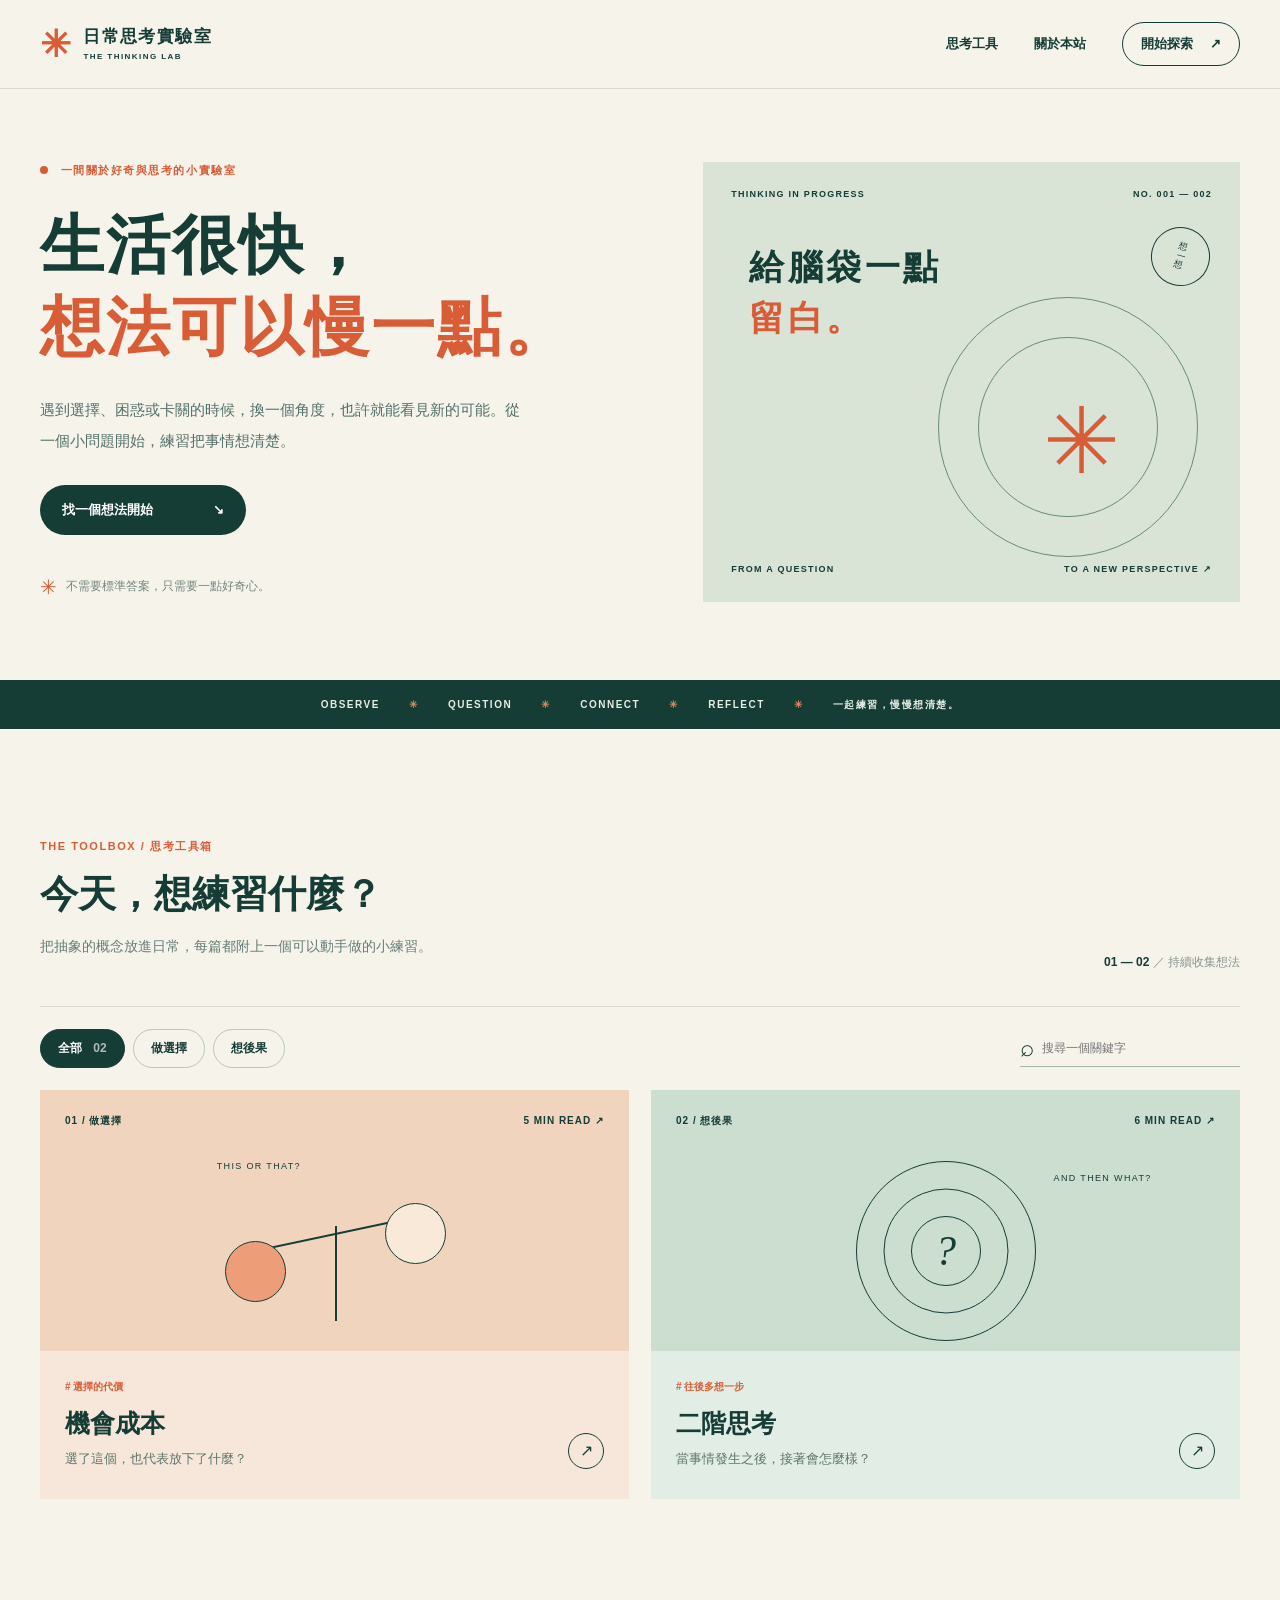
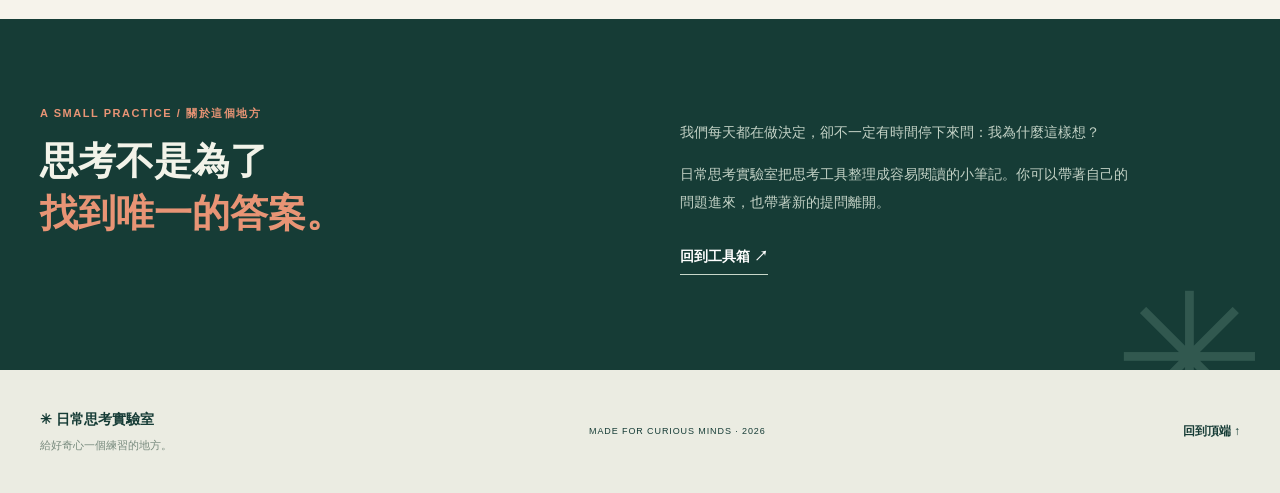
<file: index.html>
<!doctype html>
<html lang="zh-Hant">
<head>
  <meta charset="utf-8"><meta name="viewport" content="width=device-width, initial-scale=1">
  <meta name="description" content="用生活中的小問題，練習把事情想得更清楚。">
  <title>日常思考實驗室｜把想法慢慢想清楚</title>
  <link rel="stylesheet" href="assets/style.css"><script src="assets/script.js" defer></script>
</head>
<body id="top">
  <header class="site-header"><div class="wrap header-inner"><a class="brand" href="index.html" aria-label="日常思考實驗室首頁"><span class="brand-mark">✳</span><span>日常思考實驗室<small>THE THINKING LAB</small></span></a><nav aria-label="主要導覽"><a href="#library">思考工具</a><a href="#about">關於本站</a><a class="nav-cta" href="#library">開始探索 <span>↗</span></a></nav></div></header>
  <main>
    <section class="hero wrap"><div class="hero-copy"><div class="eyebrow"><span class="dot"></span> 一間關於好奇與思考的小實驗室</div><h1>生活很快，<br><em>想法可以慢一點。</em></h1><p>遇到選擇、困惑或卡關的時候，換一個角度，也許就能看見新的可能。從一個小問題開始，練習把事情想清楚。</p><a class="button" href="#library">找一個想法開始 <span>↘</span></a><div class="hero-note"><span>✳</span> 不需要標準答案，只需要一點好奇心。</div></div><div class="hero-art" aria-label="以線條描繪從混亂思緒到清晰想法的插圖"><div class="art-top"><span>THINKING IN PROGRESS</span><span>NO. 001 — 002</span></div><div class="art-title">給腦袋一點<br><i>留白。</i></div><div class="art-orbit orbit-one"></div><div class="art-orbit orbit-two"></div><div class="art-sun">✳</div><div class="art-caption"><span>FROM A QUESTION</span><span>TO A NEW PERSPECTIVE ↗</span></div><div class="art-stamp">想<br>一<br>想</div></div></section>
    <div class="ticker"><div class="wrap">OBSERVE <span>✳</span> QUESTION <span>✳</span> CONNECT <span>✳</span> REFLECT <span>✳</span> 一起練習，慢慢想清楚。</div></div>
    <section id="library" class="library wrap"><div class="section-head"><div><div class="eyebrow">THE TOOLBOX / 思考工具箱</div><h2>今天，想練習什麼？</h2><p>把抽象的概念放進日常，每篇都附上一個可以動手做的小練習。</p></div><div class="section-count">01 — 02 <span>／ 持續收集想法</span></div></div><div class="controls"><div class="filters" role="group" aria-label="依主題篩選"><button class="filter active" type="button" data-filter="all" aria-pressed="true">全部 <span>02</span></button><button class="filter" type="button" data-filter="選擇" aria-pressed="false">做選擇</button><button class="filter" type="button" data-filter="推演" aria-pressed="false">想後果</button></div><label class="search"><span aria-hidden="true">⌕</span><span class="sr-only">搜尋思考工具</span><input id="search" type="search" placeholder="搜尋一個關鍵字"></label></div><div class="card-grid" id="cards"><a class="article-card card-peach" href="pages/opportunity-cost.html" data-category="選擇" data-search="機會成本 做選擇 選擇 時間 放棄"><div class="card-top"><span>01 / 做選擇</span><span>5 MIN READ ↗</span></div><div class="card-illustration balance"><span class="balance-line"></span><span class="balance-dot one"></span><span class="balance-dot two"></span><span class="balance-base"></span><span class="illustration-label">THIS OR THAT?</span></div><div class="card-bottom"><span class="card-tag"># 選擇的代價</span><h3>機會成本</h3><p>選了這個，也代表放下了什麼？</p><span class="card-arrow">↗</span></div></a><a class="article-card card-green" href="pages/second-order-thinking.html" data-category="推演" data-search="二階思考 想後果 後果 推演 長期"><div class="card-top"><span>02 / 想後果</span><span>6 MIN READ ↗</span></div><div class="card-illustration ripple"><span></span><span></span><span></span><b>?</b><small>AND THEN WHAT?</small></div><div class="card-bottom"><span class="card-tag"># 往後多想一步</span><h3>二階思考</h3><p>當事情發生之後，接著會怎麼樣？</p><span class="card-arrow">↗</span></div></a></div><p class="empty" hidden>沒有找到符合的工具，試試其他關鍵字。</p></section>
    <section id="about" class="about"><div class="wrap about-inner"><div><div class="eyebrow light">A SMALL PRACTICE / 關於這個地方</div><h2>思考不是為了<br><em>找到唯一的答案。</em></h2></div><div class="about-copy"><p>我們每天都在做決定，卻不一定有時間停下來問：我為什麼這樣想？</p><p>日常思考實驗室把思考工具整理成容易閱讀的小筆記。你可以帶著自己的問題進來，也帶著新的提問離開。</p><a href="#library">回到工具箱 ↗</a></div><span class="about-star">✳</span></div></section>
  </main><footer><div class="wrap footer-inner"><div><strong>✳ 日常思考實驗室</strong><p>給好奇心一個練習的地方。</p></div><span>MADE FOR CURIOUS MINDS · 2026</span><a href="#top" onclick="window.scrollTo({top:0,behavior:'smooth'});return false;">回到頂端 ↑</a></div></footer>
</body></html>
</file>
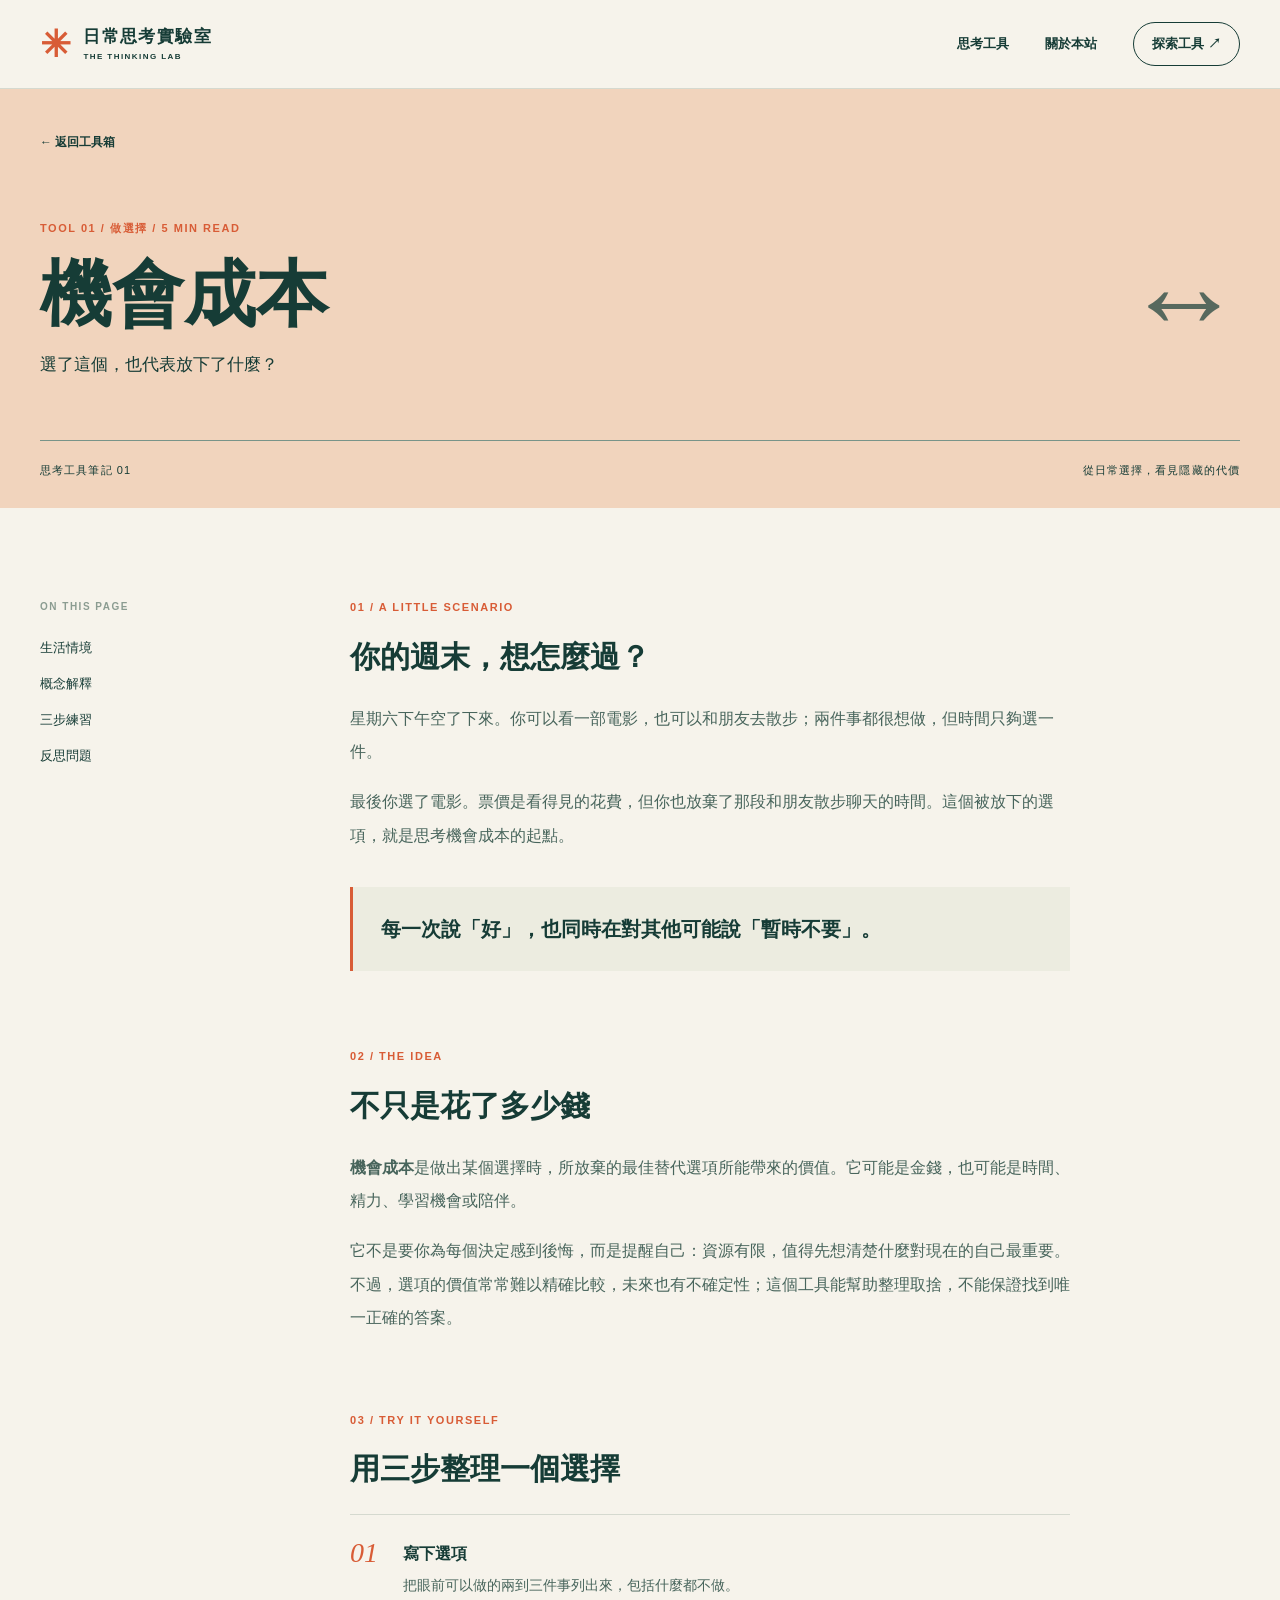
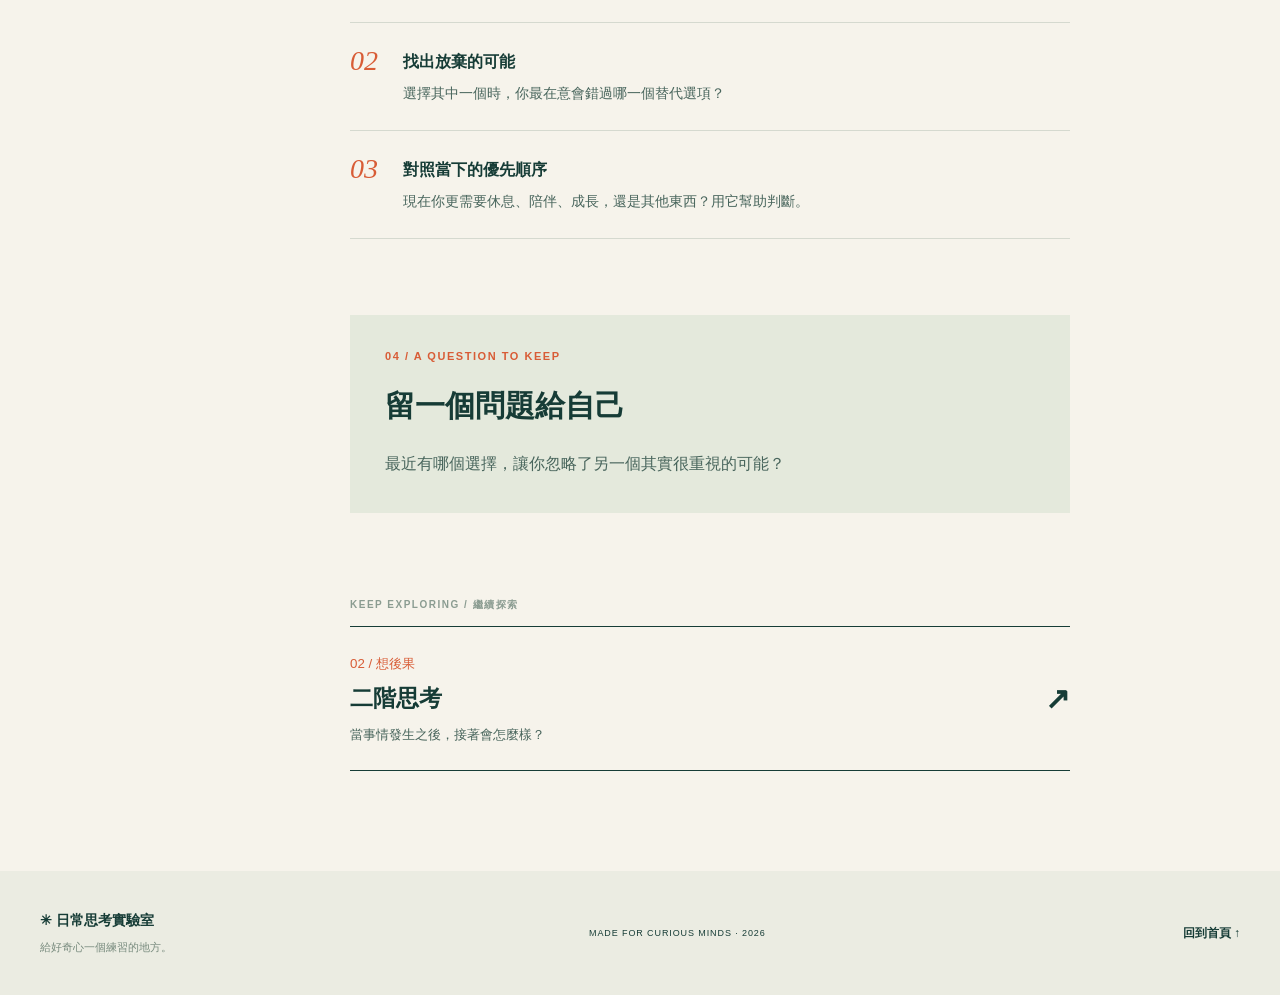
<file: pages/opportunity-cost.html>
<!doctype html><html lang="zh-Hant"><head><meta charset="utf-8"><meta name="viewport" content="width=device-width, initial-scale=1"><meta name="description" content="透過生活情境認識機會成本，練習看見選擇背後放棄的可能。"><title>機會成本｜日常思考實驗室</title><link rel="stylesheet" href="../assets/style.css"></head><body>
<header class="site-header"><div class="wrap header-inner"><a class="brand" href="../index.html"><span class="brand-mark">✳</span><span>日常思考實驗室<small>THE THINKING LAB</small></span></a><nav aria-label="主要導覽"><a href="../index.html#library">思考工具</a><a href="../index.html#about">關於本站</a><a class="nav-cta" href="../index.html#library">探索工具 ↗</a></nav></div></header>
<main><section class="article-hero peach"><div class="wrap"><a class="back" href="../index.html#library">← 返回工具箱</a><div class="article-title-row"><div><div class="eyebrow">TOOL 01 / 做選擇 / 5 MIN READ</div><h1>機會成本</h1><p>選了這個，也代表放下了什麼？</p></div><div class="article-symbol">↔</div></div><div class="article-meta"><span>思考工具筆記 01</span><span>從日常選擇，看見隱藏的代價</span></div></div></section>
<article class="article-layout wrap"><aside><span>ON THIS PAGE</span><a href="#scenario">生活情境</a><a href="#concept">概念解釋</a><a href="#practice">三步練習</a><a href="#reflect">反思問題</a></aside><div class="article-body"><section id="scenario"><div class="eyebrow">01 / A LITTLE SCENARIO</div><h2>你的週末，想怎麼過？</h2><p>星期六下午空了下來。你可以看一部電影，也可以和朋友去散步；兩件事都很想做，但時間只夠選一件。</p><p>最後你選了電影。票價是看得見的花費，但你也放棄了那段和朋友散步聊天的時間。這個被放下的選項，就是思考機會成本的起點。</p><blockquote>每一次說「好」，也同時在對其他可能說「暫時不要」。</blockquote></section><section id="concept"><div class="eyebrow">02 / THE IDEA</div><h2>不只是花了多少錢</h2><p><strong>機會成本</strong>是做出某個選擇時，所放棄的最佳替代選項所能帶來的價值。它可能是金錢，也可能是時間、精力、學習機會或陪伴。</p><p>它不是要你為每個決定感到後悔，而是提醒自己：資源有限，值得先想清楚什麼對現在的自己最重要。不過，選項的價值常常難以精確比較，未來也有不確定性；這個工具能幫助整理取捨，不能保證找到唯一正確的答案。</p></section><section id="practice"><div class="eyebrow">03 / TRY IT YOURSELF</div><h2>用三步整理一個選擇</h2><div class="steps"><div><b>01</b><p><strong>寫下選項</strong><br>把眼前可以做的兩到三件事列出來，包括什麼都不做。</p></div><div><b>02</b><p><strong>找出放棄的可能</strong><br>選擇其中一個時，你最在意會錯過哪一個替代選項？</p></div><div><b>03</b><p><strong>對照當下的優先順序</strong><br>現在你更需要休息、陪伴、成長，還是其他東西？用它幫助判斷。</p></div></div></section><section id="reflect" class="reflection"><div class="eyebrow">04 / A QUESTION TO KEEP</div><h2>留一個問題給自己</h2><p>最近有哪個選擇，讓你忽略了另一個其實很重視的可能？</p></section><div class="next-article"><span>KEEP EXPLORING / 繼續探索</span><a href="second-order-thinking.html"><div><small>02 / 想後果</small><h3>二階思考</h3><p>當事情發生之後，接著會怎麼樣？</p></div><b>↗</b></a></div></div></article></main><footer><div class="wrap footer-inner"><div><strong>✳ 日常思考實驗室</strong><p>給好奇心一個練習的地方。</p></div><span>MADE FOR CURIOUS MINDS · 2026</span><a href="../index.html">回到首頁 ↑</a></div></footer></body></html>
</file>
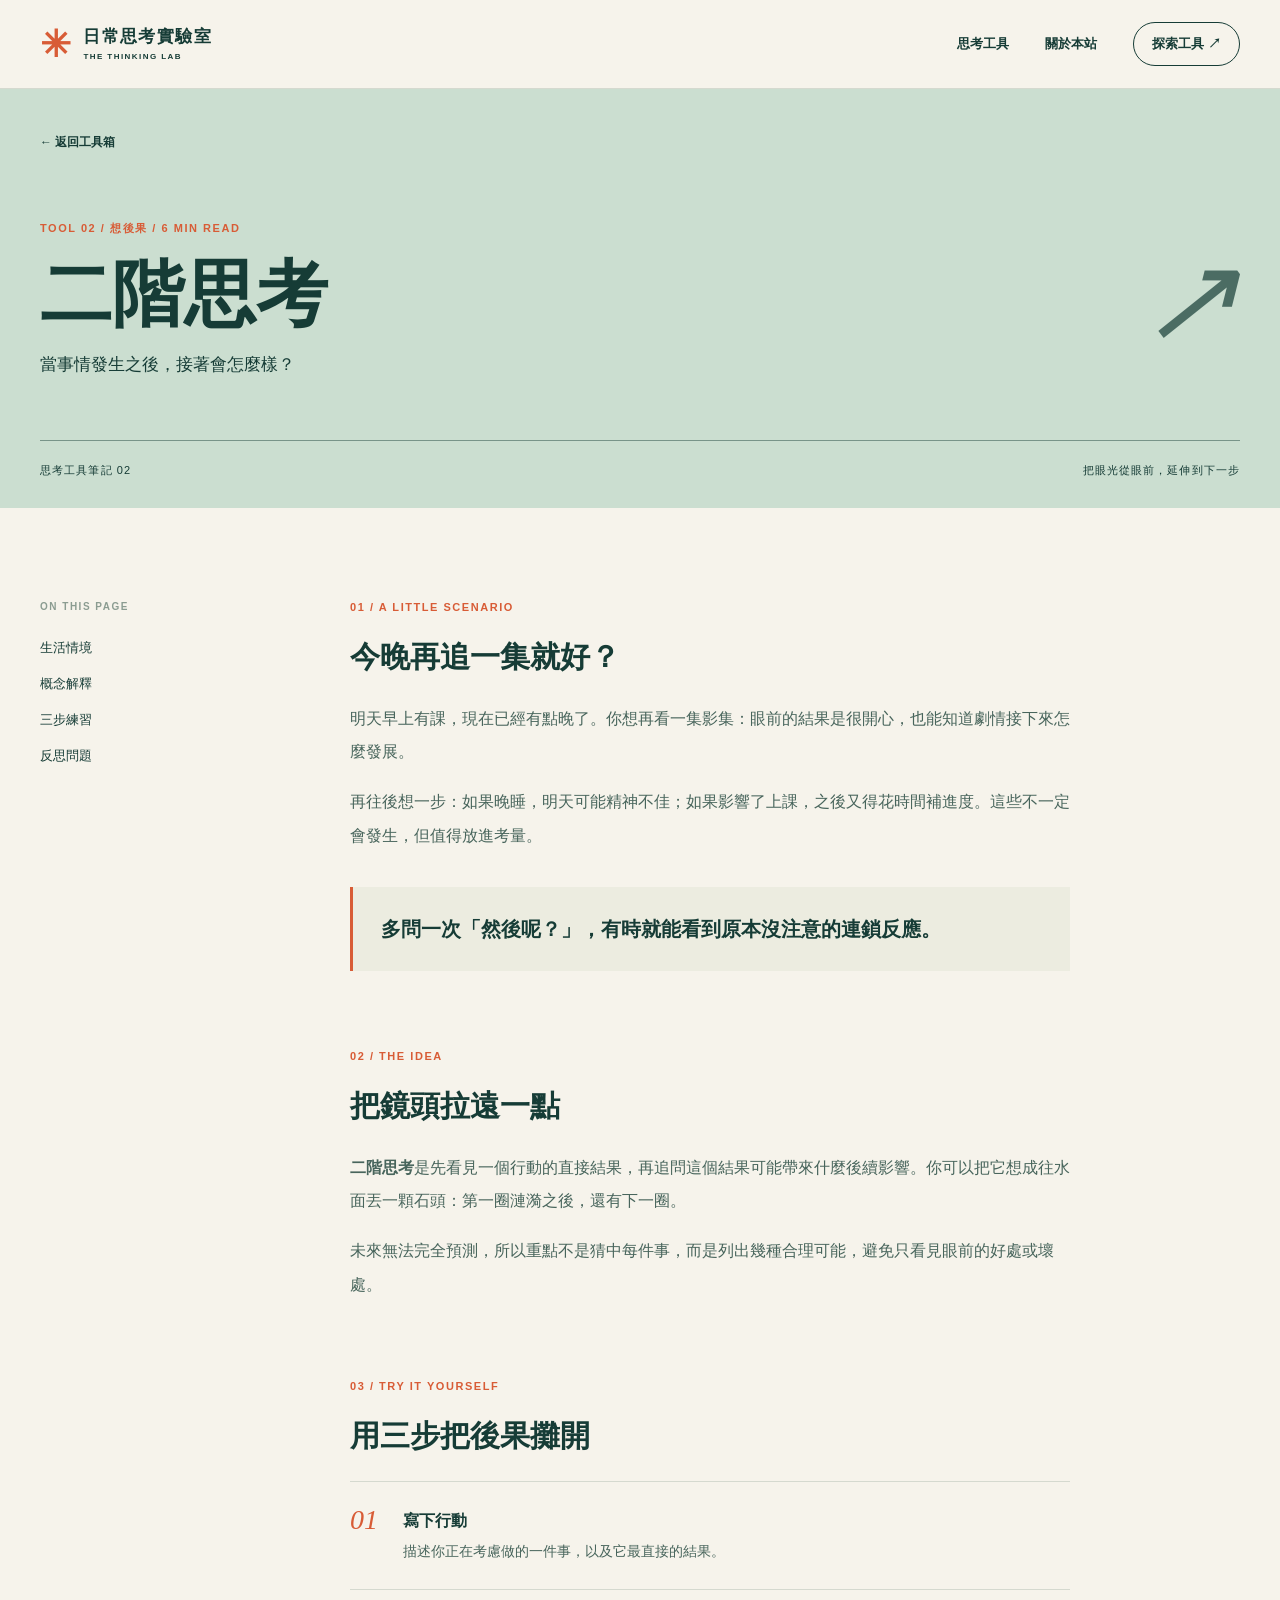
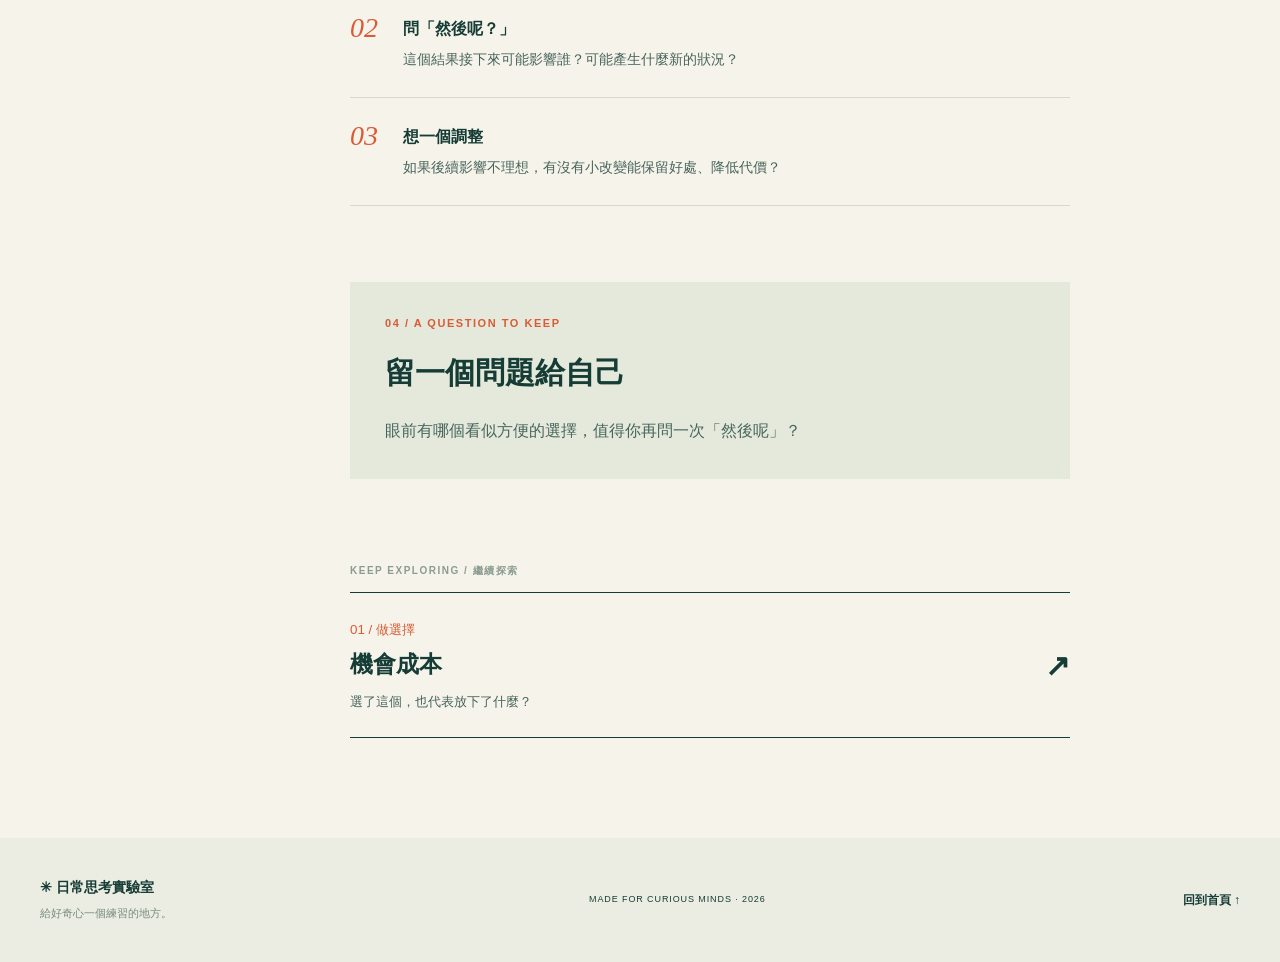
<file: pages/second-order-thinking.html>
<!doctype html><html lang="zh-Hant"><head><meta charset="utf-8"><meta name="viewport" content="width=device-width, initial-scale=1"><meta name="description" content="透過生活情境認識二階思考，練習多想一步。"><title>二階思考｜日常思考實驗室</title><link rel="stylesheet" href="../assets/style.css"></head><body>
<header class="site-header"><div class="wrap header-inner"><a class="brand" href="../index.html"><span class="brand-mark">✳</span><span>日常思考實驗室<small>THE THINKING LAB</small></span></a><nav aria-label="主要導覽"><a href="../index.html#library">思考工具</a><a href="../index.html#about">關於本站</a><a class="nav-cta" href="../index.html#library">探索工具 ↗</a></nav></div></header>
<main><section class="article-hero sage"><div class="wrap"><a class="back" href="../index.html#library">← 返回工具箱</a><div class="article-title-row"><div><div class="eyebrow">TOOL 02 / 想後果 / 6 MIN READ</div><h1>二階思考</h1><p>當事情發生之後，接著會怎麼樣？</p></div><div class="article-symbol">↗</div></div><div class="article-meta"><span>思考工具筆記 02</span><span>把眼光從眼前，延伸到下一步</span></div></div></section>
<article class="article-layout wrap"><aside><span>ON THIS PAGE</span><a href="#scenario">生活情境</a><a href="#concept">概念解釋</a><a href="#practice">三步練習</a><a href="#reflect">反思問題</a></aside><div class="article-body"><section id="scenario"><div class="eyebrow">01 / A LITTLE SCENARIO</div><h2>今晚再追一集就好？</h2><p>明天早上有課，現在已經有點晚了。你想再看一集影集：眼前的結果是很開心，也能知道劇情接下來怎麼發展。</p><p>再往後想一步：如果晚睡，明天可能精神不佳；如果影響了上課，之後又得花時間補進度。這些不一定會發生，但值得放進考量。</p><blockquote>多問一次「然後呢？」，有時就能看到原本沒注意的連鎖反應。</blockquote></section><section id="concept"><div class="eyebrow">02 / THE IDEA</div><h2>把鏡頭拉遠一點</h2><p><strong>二階思考</strong>是先看見一個行動的直接結果，再追問這個結果可能帶來什麼後續影響。你可以把它想成往水面丟一顆石頭：第一圈漣漪之後，還有下一圈。</p><p>未來無法完全預測，所以重點不是猜中每件事，而是列出幾種合理可能，避免只看見眼前的好處或壞處。</p></section><section id="practice"><div class="eyebrow">03 / TRY IT YOURSELF</div><h2>用三步把後果攤開</h2><div class="steps"><div><b>01</b><p><strong>寫下行動</strong><br>描述你正在考慮做的一件事，以及它最直接的結果。</p></div><div><b>02</b><p><strong>問「然後呢？」</strong><br>這個結果接下來可能影響誰？可能產生什麼新的狀況？</p></div><div><b>03</b><p><strong>想一個調整</strong><br>如果後續影響不理想，有沒有小改變能保留好處、降低代價？</p></div></div></section><section id="reflect" class="reflection"><div class="eyebrow">04 / A QUESTION TO KEEP</div><h2>留一個問題給自己</h2><p>眼前有哪個看似方便的選擇，值得你再問一次「然後呢」？</p></section><div class="next-article"><span>KEEP EXPLORING / 繼續探索</span><a href="opportunity-cost.html"><div><small>01 / 做選擇</small><h3>機會成本</h3><p>選了這個，也代表放下了什麼？</p></div><b>↗</b></a></div></div></article></main><footer><div class="wrap footer-inner"><div><strong>✳ 日常思考實驗室</strong><p>給好奇心一個練習的地方。</p></div><span>MADE FOR CURIOUS MINDS · 2026</span><a href="../index.html">回到首頁 ↑</a></div></footer></body></html>
</file>
<file: assets/style.css>
:root{--paper:#f6f3eb;--ink:#163c36;--accent:#d85c36;--line:#d5d9cf;--peach:#f1d4bd;--sage:#cbded0}*{box-sizing:border-box}html{scroll-behavior:smooth}body{margin:0;background:var(--paper);color:var(--ink);font-family:"Noto Sans TC","Microsoft JhengHei",sans-serif;line-height:1.7}a{color:inherit;text-decoration:none}button,input{font:inherit}button:focus-visible,a:focus-visible,input:focus-visible{outline:3px solid var(--accent);outline-offset:4px}[hidden]{display:none!important}.wrap{width:min(1220px,calc(100% - 80px));margin:auto}.site-header{border-bottom:1px solid var(--line);background:var(--paper)}.header-inner{height:88px;display:flex;align-items:center;justify-content:space-between}.brand{display:flex;align-items:center;gap:11px;font-weight:800;font-size:17px;line-height:1.2;letter-spacing:.08em}.brand-mark{font-size:37px;line-height:1;color:var(--accent)}.brand small{display:block;font-size:8px;letter-spacing:.18em;margin-top:5px}.header-inner nav{display:flex;align-items:center;gap:36px;font-size:13px;font-weight:700}.nav-cta{border:1px solid var(--ink);border-radius:50px;padding:10px 18px}.nav-cta span{margin-left:13px}.hero{display:grid;grid-template-columns:1.05fr .95fr;gap:70px;align-items:center;padding-top:72px;padding-bottom:76px}.eyebrow{font-size:11px;font-weight:800;letter-spacing:.14em;color:var(--accent)}.dot{display:inline-block;width:8px;height:8px;background:var(--accent);border-radius:50%;margin-right:8px}.hero h1{font-size:clamp(42px,5vw,66px);line-height:1.28;letter-spacing:.035em;margin:25px 0}.hero h1 em,.about h2 em{font-style:normal;color:var(--accent)}.hero-copy>p{max-width:490px;color:#527069;font-size:15px;line-height:2.1;margin:0 0 28px}.button{display:inline-flex;gap:60px;background:var(--ink);color:white;border-radius:50px;padding:14px 22px;font-size:13px;font-weight:700}.hero-note{display:flex;align-items:center;gap:9px;font-size:12px;color:#74867d;margin-top:35px}.hero-note span{color:var(--accent);font-size:20px}.hero-art{height:440px;background:#d9e4d7;position:relative;overflow:hidden;padding:25px 28px}.art-top,.art-caption{display:flex;justify-content:space-between;font-size:9px;font-weight:800;letter-spacing:.14em}.art-title{position:absolute;top:80px;left:46px;font-size:35px;line-height:1.45;letter-spacing:.1em;font-weight:800;z-index:2}.art-title i{font-style:normal;color:var(--accent)}.art-orbit{position:absolute;border:1px solid #668c7c;border-radius:50%;width:260px;height:260px;right:42px;bottom:45px}.orbit-two{width:180px;height:180px;right:82px;bottom:85px}.art-sun{position:absolute;right:120px;bottom:115px;font-size:92px;color:var(--accent);line-height:1}.art-caption{position:absolute;bottom:25px;left:28px;right:28px}.art-stamp{position:absolute;right:30px;top:65px;border:1px solid var(--ink);border-radius:50%;width:59px;height:59px;display:grid;place-content:center;text-align:center;font-size:9px;line-height:1.1;transform:rotate(15deg)}.ticker{background:var(--ink);color:#e6ede4;padding:16px 0;font-size:10px;font-weight:700;letter-spacing:.15em;text-align:center}.ticker span{color:#e58561;margin:0 25px}.library{padding-top:108px;padding-bottom:120px}.section-head{display:flex;justify-content:space-between;align-items:end}.section-head h2,.about h2{font-size:38px;line-height:1.35;margin:14px 0}.section-head p{font-size:14px;color:#667e76}.section-count{font-size:12px;font-weight:800}.section-count span{font-weight:400;color:#87968d}.controls{display:flex;align-items:center;justify-content:space-between;border-top:1px solid var(--line);margin-top:34px;padding:22px 0}.filters{display:flex;gap:8px}.filter{cursor:pointer;border:1px solid #b9c7bc;background:transparent;border-radius:30px;color:var(--ink);padding:8px 17px;font-size:12px;font-weight:700}.filter span{opacity:.65;margin-left:8px}.filter.active{background:var(--ink);border-color:var(--ink);color:white}.search{border-bottom:1px solid #a8b8ad;display:flex;gap:8px;align-items:center;width:220px}.search span{font-size:24px;line-height:1}.search input{width:100%;border:0;outline:0;background:transparent;padding:8px 0;font-size:12px;color:var(--ink)}.card-grid{display:grid;grid-template-columns:1fr 1fr;gap:22px}.article-card{display:block;transition:transform .2s}.article-card:hover{transform:translateY(-5px)}.card-peach{background:var(--peach)}.card-green{background:var(--sage)}.card-top{display:flex;justify-content:space-between;padding:22px 25px;font-size:10px;font-weight:800;letter-spacing:.1em}.card-illustration{height:200px;position:relative;overflow:hidden}.balance-line{position:absolute;width:210px;height:2px;background:var(--ink);left:50%;top:82px;transform:translateX(-50%) rotate(-12deg)}.balance-dot{position:absolute;width:61px;height:61px;border:1px solid var(--ink);border-radius:50%;top:90px}.balance-dot.one{left:calc(50% - 110px);background:#ed9e79}.balance-dot.two{left:calc(50% + 50px);top:52px;background:#f9e9d9}.balance-base{position:absolute;left:50%;top:75px;width:2px;height:95px;background:var(--ink)}.illustration-label{position:absolute;top:8px;left:30%;font-size:9px;letter-spacing:.15em}.ripple span{position:absolute;left:50%;top:50%;border:1px solid var(--ink);border-radius:50%;transform:translate(-50%,-50%);width:180px;height:180px}.ripple span:nth-child(2){width:125px;height:125px}.ripple span:nth-child(3){width:70px;height:70px}.ripple b{position:absolute;left:50%;top:50%;transform:translate(-50%,-50%);font:italic 42px Georgia}.ripple small{position:absolute;right:15%;top:20px;font-size:9px;letter-spacing:.15em}.card-bottom{position:relative;padding:20px 25px 28px;background:rgba(255,255,255,.43)}.card-tag{font-size:10px;color:var(--accent);font-weight:800}.card-bottom h3{font-size:25px;margin:4px 0}.card-bottom p{margin:0;font-size:13px;color:#5e756b}.card-arrow{position:absolute;right:25px;bottom:30px;border:1px solid var(--ink);border-radius:50%;width:36px;height:36px;text-align:center;line-height:34px}.empty{padding:20px;color:#667e76}.about{background:var(--ink);color:#f2f3e9;overflow:hidden}.about-inner{padding-top:85px;padding-bottom:95px;display:grid;grid-template-columns:1fr 1fr;gap:80px;position:relative}.light{color:#e89475}.about h2 em{color:#e89475}.about-copy{font-size:14px;line-height:2;color:#c2d1c5;max-width:460px}.about-copy a{display:inline-block;color:white;border-bottom:1px solid #c7d7c9;padding-bottom:4px;margin-top:12px;font-weight:bold}.about-star{position:absolute;right:-25px;bottom:-80px;font-size:180px;line-height:1;color:#31584f}footer{background:#ebece2}.footer-inner{display:flex;justify-content:space-between;align-items:center;padding-top:35px;padding-bottom:35px}.footer-inner strong{font-size:14px}.footer-inner p{font-size:11px;color:#788b7e;margin:4px 0}.footer-inner>span{font-size:9px;letter-spacing:.1em}.footer-inner>a{font-size:12px;font-weight:bold}.sr-only{position:absolute;width:1px;height:1px;padding:0;margin:-1px;overflow:hidden;clip:rect(0,0,0,0);white-space:nowrap;border:0}.article-hero{padding:38px 0 28px}.article-hero.peach{background:#f1d4bd}.article-hero.sage{background:#cbded0}.back{font-size:12px;font-weight:bold}.article-title-row{display:flex;align-items:center;justify-content:space-between;padding:65px 0 60px}.article-title-row h1{font-size:clamp(48px,6vw,72px);margin:10px 0;line-height:1.3}.article-title-row p{font-size:17px;margin:0}.article-symbol{font:italic 120px Georgia;opacity:.7}.article-meta{border-top:1px solid #789489;display:flex;justify-content:space-between;padding-top:20px;font-size:11px;letter-spacing:.1em}.article-layout{display:grid;grid-template-columns:230px minmax(0,720px);gap:80px;padding-top:90px;padding-bottom:100px}.article-layout aside{display:flex;flex-direction:column;gap:14px;position:sticky;top:35px;align-self:start;font-size:13px}.article-layout aside span,.next-article>span{font-size:10px;letter-spacing:.15em;font-weight:bold;color:#8b9c91;margin-bottom:8px}.article-body section{margin-bottom:76px}.article-body h2{font-size:30px;margin:14px 0 20px}.article-body p{font-size:16px;line-height:2.1;color:#48655c}.article-body blockquote{margin:35px 0;padding:24px 28px;border-left:3px solid var(--accent);background:#ecece0;font-size:20px;font-weight:700;line-height:1.8}.steps{border-top:1px solid var(--line)}.steps>div{display:flex;gap:25px;border-bottom:1px solid var(--line);padding:22px 0}.steps b{font:italic 28px Georgia;color:var(--accent)}.steps p{margin:0;font-size:14px}.steps strong{font-size:16px;color:var(--ink)}.article-body .reflection{background:#e4e9dc;padding:32px 35px}.reflection h2{margin-bottom:10px}.reflection p{margin-bottom:0}.next-article>a{display:flex;justify-content:space-between;align-items:center;border-top:1px solid var(--ink);border-bottom:1px solid var(--ink);padding:22px 0;margin-top:10px}.next-article small{color:var(--accent)}.next-article h3{margin:3px 0;font-size:23px}.next-article p{font-size:13px;margin:0}.next-article b{font-size:30px}
@media(max-width:800px){.wrap{width:min(100% - 40px,1220px)}.header-inner{height:76px}.header-inner nav{gap:16px}.header-inner nav>a:not(.nav-cta){display:none}.hero{grid-template-columns:1fr;gap:36px;padding-top:55px}.hero-art{height:370px}.section-head{display:block}.section-count{margin-top:25px}.about-inner{grid-template-columns:1fr;gap:15px}.article-layout{grid-template-columns:1fr;gap:30px;padding-top:50px}.article-layout aside{position:static;flex-direction:row;flex-wrap:wrap;gap:15px;border-bottom:1px solid var(--line);padding-bottom:20px}.article-layout aside span{width:100%}.footer-inner{gap:20px;flex-wrap:wrap}.article-symbol{font-size:75px}}
@media(max-width:560px){.brand{font-size:14px}.nav-cta{padding:8px 12px}.hero h1{font-size:40px}.hero-art{height:330px}.art-title{font-size:29px;left:30px}.art-orbit{width:200px;height:200px;right:35px}.orbit-two{width:140px;height:140px;right:65px;bottom:75px}.art-sun{right:95px;bottom:100px;font-size:65px}.ticker{font-size:9px}.ticker span{margin:0 6px}.library{padding-top:70px;padding-bottom:75px}.section-head h2,.about h2{font-size:30px}.controls{align-items:stretch;flex-direction:column;gap:15px}.search{width:100%}.card-grid{grid-template-columns:1fr}.about-inner{padding-top:65px;padding-bottom:70px}.article-title-row{padding:50px 0}.article-title-row p{font-size:14px}.article-symbol{font-size:55px}.article-meta{gap:12px;flex-wrap:wrap}.article-body h2{font-size:25px}.article-body p{font-size:15px}.article-body blockquote{font-size:17px}.footer-inner>span{width:100%}}
</file>
